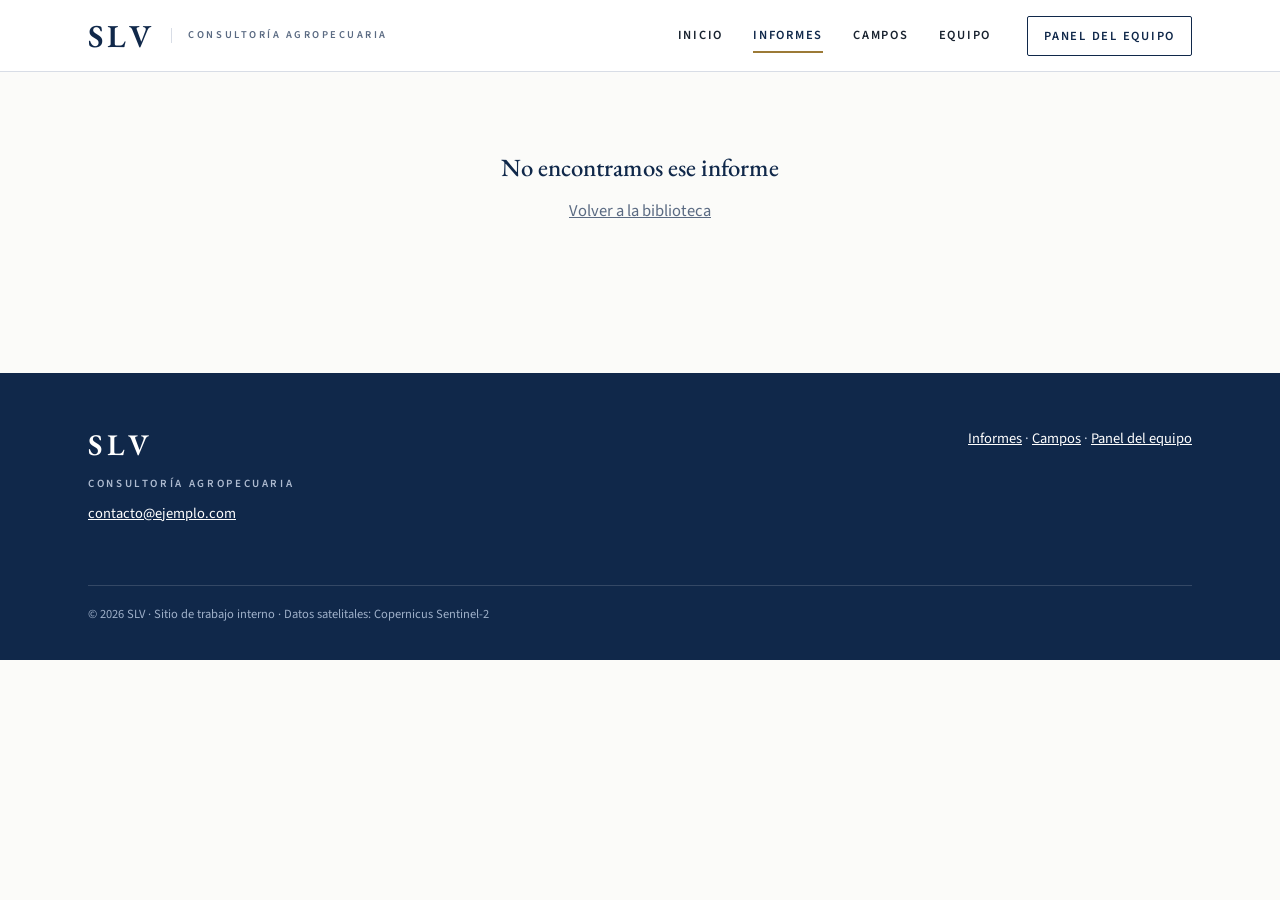
<file: informe.html>
<!doctype html>
<html lang="es">
<head>
  <meta charset="utf-8">
  <meta name="viewport" content="width=device-width, initial-scale=1">
  <meta name="robots" content="noindex, nofollow">
  <title>Informe</title>
  <link rel="icon" href="data:image/svg+xml,%3Csvg xmlns=%27http://www.w3.org/2000/svg%27 viewBox=%270 0 32 32%27%3E%3Crect width=%2732%27 height=%2732%27 fill=%27%2310284a%27/%3E%3Cg fill=%27none%27 stroke=%27%23c9a24d%27 stroke-width=%272%27 stroke-linecap=%27round%27%3E%3Cpath d=%27M6 12q10-5 20 0%27/%3E%3Cpath d=%27M6 18q10-5 20 0%27/%3E%3Cpath d=%27M6 24q10-5 20 0%27/%3E%3C/g%3E%3C/svg%3E">
  <link rel="preconnect" href="https://fonts.googleapis.com">
  <link rel="preconnect" href="https://fonts.gstatic.com" crossorigin>
  <link href="https://fonts.googleapis.com/css2?family=EB+Garamond:wght@400;500;600&family=Source+Sans+3:wght@400;500;600;700&display=swap" rel="stylesheet">
  <link rel="stylesheet" href="css/styles.css">
</head>
<body>
<header id="site-header"></header>
<main class="wrap detail" id="detail"><div class="empty">Cargando…</div></main>
<footer id="site-footer"></footer>
<script src="js/common.js"></script>
<script src="js/informe.js"></script>
</body>
</html>
</file>
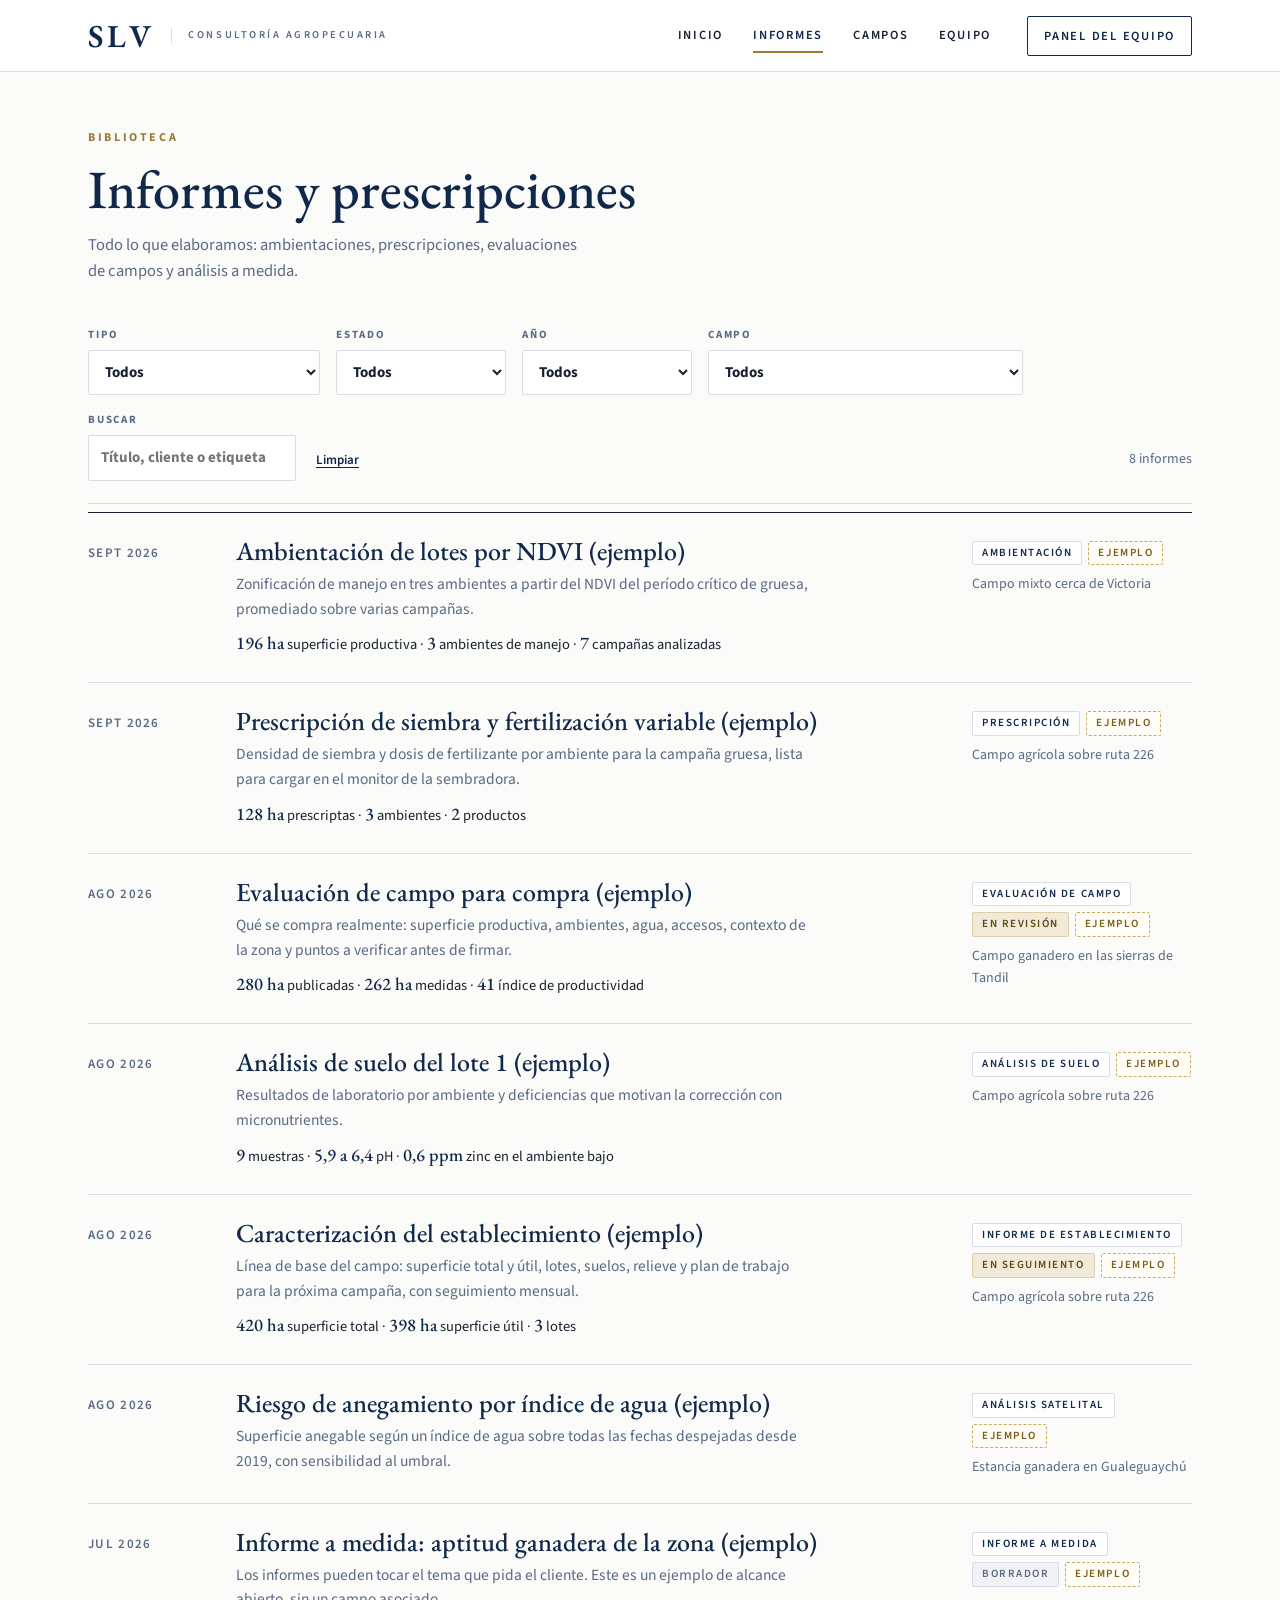
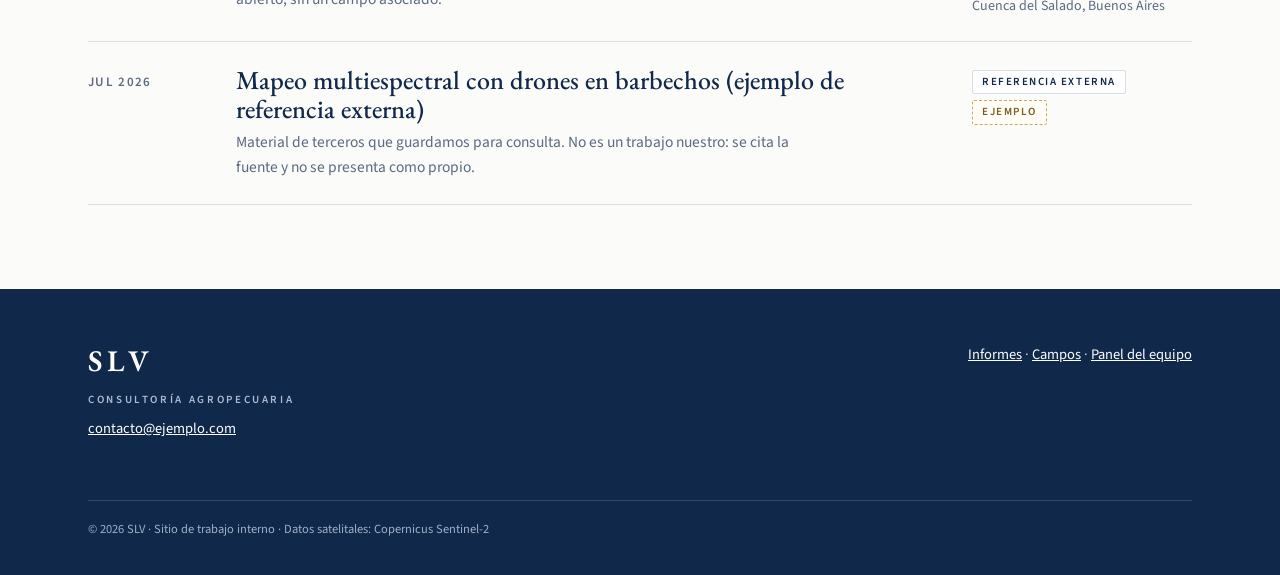
<file: informes.html>
<!doctype html>
<html lang="es">
<head>
  <meta charset="utf-8">
  <meta name="viewport" content="width=device-width, initial-scale=1">
  <meta name="robots" content="noindex, nofollow">
  <title>Informes</title>
  <link rel="icon" href="data:image/svg+xml,%3Csvg xmlns=%27http://www.w3.org/2000/svg%27 viewBox=%270 0 32 32%27%3E%3Crect width=%2732%27 height=%2732%27 fill=%27%2310284a%27/%3E%3Cg fill=%27none%27 stroke=%27%23c9a24d%27 stroke-width=%272%27 stroke-linecap=%27round%27%3E%3Cpath d=%27M6 12q10-5 20 0%27/%3E%3Cpath d=%27M6 18q10-5 20 0%27/%3E%3Cpath d=%27M6 24q10-5 20 0%27/%3E%3C/g%3E%3C/svg%3E">
  <link rel="preconnect" href="https://fonts.googleapis.com">
  <link rel="preconnect" href="https://fonts.gstatic.com" crossorigin>
  <link href="https://fonts.googleapis.com/css2?family=EB+Garamond:wght@400;500;600&family=Source+Sans+3:wght@400;500;600;700&display=swap" rel="stylesheet">
  <link rel="stylesheet" href="css/styles.css">
</head>
<body>
<header id="site-header"></header>
<main class="wrap">
  <div class="page-head">
    <div class="eyebrow">Biblioteca</div>
    <h1>Informes y prescripciones</h1>
    <p>Todo lo que elaboramos: ambientaciones, prescripciones, evaluaciones de campos y análisis a medida.</p>
  </div>
  <div class="filters">
    <label>Tipo <select id="f-tipo"><option value="">Todos</option></select></label>
    <label>Estado <select id="f-estado"><option value="">Todos</option></select></label>
    <label>Año <select id="f-anio"><option value="">Todos</option></select></label>
    <label>Campo <select id="f-campo"><option value="">Todos</option></select></label>
    <label>Buscar <input id="f-q" type="search" placeholder="Título, cliente o etiqueta"></label>
    <button class="btn-reset" id="f-reset" type="button">Limpiar</button>
    <span class="spacer"></span>
    <span class="count" id="count" aria-live="polite"></span>
  </div>
  <div class="rep-list" id="list" style="border-top:none;margin-bottom:84px"></div>
</main>
<footer id="site-footer"></footer>
<script src="js/common.js"></script>
<script src="js/informes.js"></script>
</body>
</html>
</file>
<file: css/styles.css>
:root{
  --ink:#18222f;
  --navy:#10284a;
  --navy-2:#1c3a68;
  --steel:#5a6a82;
  --line:#d8dde6;
  --bg:#fbfbf9;
  --bg-alt:#f0f2f6;
  --white:#fff;
  --brass:#9c7a36;
  --brass-soft:#f1ead9;
  --header-h:72px;
  --serif:'EB Garamond',Georgia,'Times New Roman',serif;
  --sans:'Source Sans 3',system-ui,sans-serif;
}
*{box-sizing:border-box}
html{scroll-behavior:smooth;scroll-padding-top:calc(var(--header-h) + 12px)}
body{margin:0;font-family:var(--sans);font-size:16.5px;line-height:1.6;color:var(--ink);background:var(--bg);-webkit-font-smoothing:antialiased}
img{max-width:100%;display:block}
a{color:inherit}
h1,h2,h3,h4{font-family:var(--serif);font-weight:500;line-height:1.12;margin:0;color:var(--navy)}
:focus-visible{outline:3px solid var(--brass);outline-offset:2px}
.wrap{max-width:1160px;margin:0 auto;padding:0 28px}

/* ---------- encabezado ---------- */
.site-header{position:sticky;top:0;z-index:1000;height:var(--header-h);background:var(--white);border-bottom:1px solid var(--line)}
.site-header .wrap{height:100%;display:flex;align-items:center;gap:36px}
.brand{display:flex;align-items:center;gap:16px;text-decoration:none;white-space:nowrap}
.brand b{font-family:var(--serif);font-size:32px;font-weight:600;letter-spacing:.14em;color:var(--navy);line-height:1}
.brand span{font-size:10.5px;letter-spacing:.24em;text-transform:uppercase;color:var(--steel);font-weight:600;padding-left:16px;border-left:1px solid var(--line);line-height:1.35}
.nav{display:flex;gap:30px;margin-left:auto}
.nav a{font-size:12.5px;letter-spacing:.14em;text-transform:uppercase;font-weight:600;text-decoration:none;padding:6px 0;border-bottom:2px solid transparent;color:var(--ink)}
.nav a:hover{color:var(--navy-2);border-color:var(--line)}
.nav a.on{border-color:var(--brass);color:var(--navy)}
.panel-link{font-size:12.5px;letter-spacing:.14em;text-transform:uppercase;font-weight:600;text-decoration:none;color:var(--navy);border:1px solid var(--navy);padding:9px 16px;border-radius:2px}
.panel-link:hover{background:var(--navy);color:#fff}
.menu-btn{display:none;width:44px;height:44px;border:1px solid var(--line);background:var(--white);border-radius:2px;place-items:center;cursor:pointer;margin-left:auto}
.menu-btn svg{width:22px;height:22px;stroke:var(--navy);fill:none;stroke-width:2;stroke-linecap:round}

/* ---------- botones y etiquetas ---------- */
.btn{display:inline-block;font:inherit;font-size:13.5px;font-weight:600;letter-spacing:.1em;text-transform:uppercase;text-decoration:none;padding:14px 26px;border-radius:2px;border:1px solid var(--navy);cursor:pointer;line-height:1.2}
.btn-primary{background:var(--navy);color:#fff}
.btn-primary:hover{background:var(--navy-2)}
.btn-ghost{background:transparent;color:var(--navy)}
.btn-ghost:hover{background:var(--navy);color:#fff}
.tag{display:inline-block;font-size:11px;letter-spacing:.14em;text-transform:uppercase;font-weight:600;color:var(--navy);border:1px solid var(--line);padding:3px 9px;border-radius:2px;background:var(--white);line-height:1.5}
.tag.est-venta{background:var(--navy);color:#fff;border-color:var(--navy)}
.tag.est-cartera{background:var(--brass-soft);border-color:#dccfa9;color:#5d4713}
.tag.est-reservado{background:var(--bg-alt);color:var(--steel)}
.tag.ej{border-style:dashed;border-color:#c8aa63;color:#7a5c1c;background:#fffdf6}
.eyebrow{font-size:12px;letter-spacing:.22em;text-transform:uppercase;color:var(--brass);font-weight:700;margin-bottom:12px}

/* ---------- portada ---------- */
.hero{position:relative;overflow:hidden;background:var(--bg)}
.hero .wrap{display:grid;grid-template-columns:1.15fr .85fr;gap:40px;align-items:center;min-height:min(560px,calc(100vh - var(--header-h)));padding-top:56px;padding-bottom:56px}
.hero h1{font-size:clamp(40px,5.4vw,68px);letter-spacing:-.01em;margin-bottom:22px}
.hero p.lead{font-size:19px;color:var(--steel);max-width:54ch;margin:0 0 32px}
.hero .actions{display:flex;gap:14px;flex-wrap:wrap}
.hero .rule{width:64px;height:2px;background:var(--brass);margin-bottom:26px}
.topo{width:100%;height:auto;max-height:480px;opacity:.9}
.topo path{vector-effect:non-scaling-stroke}

/* ---------- secciones ---------- */
.section{padding:84px 0;border-top:1px solid var(--line)}
.section.alt{background:var(--bg-alt)}
.section-head{display:flex;justify-content:space-between;align-items:end;gap:24px;flex-wrap:wrap;margin-bottom:40px}
.section-head h2{font-size:clamp(32px,3.6vw,46px)}
.section-head p{margin:12px 0 0;color:var(--steel);max-width:58ch}
.link-more{font-size:13px;letter-spacing:.12em;text-transform:uppercase;font-weight:600;color:var(--navy);text-decoration:none;border-bottom:1px solid var(--brass);padding-bottom:3px}
.areas{display:grid;grid-template-columns:repeat(4,1fr);gap:36px}
.area{border-top:2px solid var(--navy);padding-top:20px}
.area h3{font-size:25px;margin-bottom:10px}
.area p{margin:0;color:var(--steel);font-size:15.5px}
.team{display:grid;grid-template-columns:repeat(auto-fit,minmax(220px,1fr));gap:36px}
.member{border-top:1px solid var(--line);padding-top:18px}
.member .av{width:84px;height:84px;border-radius:50%;background:var(--bg-alt) center/cover;border:1px solid var(--line);display:grid;place-items:center;font-family:var(--serif);font-size:34px;color:var(--navy);margin-bottom:14px}
.member b{display:block;font-family:var(--serif);font-size:24px;font-weight:500;color:var(--navy)}
.member span{color:var(--steel);font-size:15px}

/* ---------- listado de informes ---------- */
.rep-list{border-top:1px solid var(--ink)}
.rep-row{display:grid;grid-template-columns:120px minmax(0,1fr) 220px;gap:28px;padding:24px 0;border-bottom:1px solid var(--line);text-decoration:none;align-items:start}
.rep-row:hover h3{text-decoration:underline;text-decoration-color:var(--brass);text-underline-offset:4px}
.rep-date{font-size:13px;letter-spacing:.1em;text-transform:uppercase;color:var(--steel);font-weight:600;font-variant-numeric:tabular-nums;padding-top:6px}
.rep-main h3{font-size:26px;margin-bottom:6px}
.rep-main p{margin:0;color:var(--steel);font-size:15.5px;max-width:72ch}
.rep-side{display:flex;flex-direction:column;gap:8px;align-items:flex-start;padding-top:4px}
.rep-side small{color:var(--steel);font-size:14px}
.empty{padding:48px 12px;text-align:center;color:var(--steel)}

/* ---------- filtros ---------- */
.filters{display:flex;gap:16px;align-items:end;flex-wrap:wrap;padding:18px 0 22px;border-bottom:1px solid var(--line);margin-bottom:8px}
.filters label{display:flex;flex-direction:column;gap:6px;font-size:11px;letter-spacing:.16em;text-transform:uppercase;color:var(--steel);font-weight:700}
.filters select,.filters input[type=search]{font:inherit;font-size:15px;letter-spacing:0;text-transform:none;color:var(--ink);padding:10px 12px;border:1px solid var(--line);border-radius:2px;background:var(--white);min-width:170px}
.filters .spacer{flex:1}
.filters .count{font-size:14px;color:var(--steel);padding-bottom:10px}
.btn-reset{font:inherit;font-size:13px;background:none;border:none;color:var(--navy);font-weight:600;cursor:pointer;padding:10px 4px;text-decoration:underline;text-underline-offset:3px}
.page-head{padding:56px 0 24px}
.page-head h1{font-size:clamp(36px,4.4vw,54px)}
.page-head p{color:var(--steel);max-width:62ch;margin:12px 0 0}

/* ---------- campos: mapa + listado ---------- */
.explorer-bar{background:var(--white);border-top:1px solid var(--line);border-bottom:1px solid var(--line)}
.explorer-bar .filters{border:none;margin:0}
.explorer{display:grid;grid-template-columns:minmax(340px,430px) 1fr;height:min(76vh,800px);min-height:560px;border-bottom:1px solid var(--line)}
.list-panel{overflow:auto;padding:20px;display:flex;flex-direction:column;gap:18px;background:var(--bg)}
.list-panel>*{flex-shrink:0}
.map-wrap{position:relative;background:#cfd6e0}
.map-wrap #map{position:absolute;inset:0}
.map-wrap.full{position:fixed;inset:0;z-index:2000}
.card{background:var(--white);border:1px solid var(--line);display:flex;flex-direction:column;transition:border-color .15s,box-shadow .15s}
.card:hover{border-color:#aab4c4}
.card.active{border-color:var(--brass);box-shadow:0 0 0 1px var(--brass)}
.card-img{position:relative;display:block;aspect-ratio:16/9;background:var(--bg-alt) center/cover no-repeat}
.badges{position:absolute;left:10px;top:10px;display:flex;gap:6px;flex-wrap:wrap}
.card-body{padding:16px 18px 18px;display:flex;flex-direction:column;gap:8px}
.card h3{font-size:23px}
.card h3 a{text-decoration:none}
.card h3 a:hover{text-decoration:underline;text-decoration-color:var(--brass);text-underline-offset:4px}
.loc{margin:0;color:var(--steel);font-size:14.5px}
.facts{list-style:none;padding:0;margin:0;display:flex;gap:16px;flex-wrap:wrap;font-size:14px;color:var(--ink);font-weight:600}
.facts li+li{border-left:1px solid var(--line);padding-left:16px}
.card-foot{display:flex;justify-content:space-between;align-items:end;gap:10px;margin-top:6px;padding-top:12px;border-top:1px solid var(--line)}
.price{font-family:var(--serif);font-size:23px;font-weight:600;color:var(--navy);line-height:1.1}
.price small{display:block;font-family:var(--sans);font-size:12.5px;color:var(--steel);font-weight:400;margin-top:3px}
.btn-map{font:inherit;font-size:12px;font-weight:700;letter-spacing:.12em;text-transform:uppercase;color:var(--navy);background:none;border:1px solid var(--navy);padding:8px 12px;border-radius:2px;cursor:pointer}
.btn-map:hover{background:var(--navy);color:#fff}
.mini-map{height:440px;border:1px solid var(--line);position:relative}

/* controles y pines del mapa */
.base-switch{display:flex;background:#fff;border-radius:2px;overflow:hidden;box-shadow:0 1px 5px rgba(0,0,0,.35)}
.base-switch button{font:inherit;font-size:13px;letter-spacing:.08em;text-transform:uppercase;font-weight:600;border:none;background:#fff;color:#667;padding:9px 16px;cursor:pointer}
.base-switch button.on{color:#fff;background:var(--navy)}
.fs-btn{width:36px;height:36px;display:grid;place-items:center;background:#fff;border:none;border-radius:2px;box-shadow:0 1px 5px rgba(0,0,0,.35);cursor:pointer}
.fs-btn svg{width:18px;height:18px;stroke:#333;fill:none;stroke-width:2;stroke-linecap:round;stroke-linejoin:round}
.pin{width:34px;height:44px;filter:drop-shadow(0 2px 3px rgba(0,0,0,.45));transition:transform .15s}
.pin:hover{transform:translateY(-3px) scale(1.06)}
.pin svg{width:34px;height:44px;display:block}
.cluster{width:44px;height:44px;border-radius:50%;border:3px solid #fff;background:var(--navy);color:#fff;font-weight:700;font-size:14px;display:grid;place-items:center;box-shadow:0 2px 8px rgba(0,0,0,.45)}
.leaflet-popup-content-wrapper{border-radius:2px;padding:0;overflow:hidden}
.leaflet-popup-content{margin:0;width:250px!important}
.popup img{width:100%;height:110px;object-fit:cover;background:var(--bg-alt)}
.popup .pb{padding:12px 14px 14px;display:flex;flex-direction:column;gap:3px;font-family:var(--sans)}
.popup strong{font-family:var(--serif);font-size:19px;font-weight:600;line-height:1.15;color:var(--navy)}
.popup span{font-size:13px;color:var(--steel)}
.popup a{margin-top:6px;font-size:12px;letter-spacing:.12em;text-transform:uppercase;font-weight:700;color:var(--navy)}

/* ---------- detalle (campo e informe) ---------- */
.detail{padding:34px 0 84px}
.crumbs{font-size:13px;letter-spacing:.1em;text-transform:uppercase;font-weight:600;color:var(--steel);margin-bottom:22px}
.crumbs a{color:var(--navy);text-decoration:none;border-bottom:1px solid var(--brass)}
.detail-head{display:flex;justify-content:space-between;align-items:end;gap:24px;flex-wrap:wrap;padding-bottom:26px;margin-bottom:34px;border-bottom:1px solid var(--ink)}
.detail-head h1{font-size:clamp(34px,4.4vw,56px)}
.detail-head .loc{font-size:17px;margin-top:10px}
.detail-head .badges{position:static;margin-bottom:14px}
.detail-price{text-align:right}
.detail-price .price{font-size:36px}
.detail-grid{display:grid;grid-template-columns:minmax(0,1.7fr) minmax(280px,1fr);gap:48px;align-items:start}
.gallery .main{aspect-ratio:16/10;background:var(--bg-alt) center/cover no-repeat;border:1px solid var(--line)}
.thumbs{display:flex;gap:10px;margin-top:10px;overflow-x:auto;padding-bottom:4px}
.thumbs button{flex:0 0 96px;height:66px;border:2px solid transparent;background:var(--bg-alt) center/cover;cursor:pointer;padding:0}
.thumbs button.on{border-color:var(--brass)}
.facts-grid{display:grid;grid-template-columns:repeat(2,1fr);gap:1px;background:var(--line);border:1px solid var(--line);margin-bottom:12px}
.fact{background:var(--white);padding:14px 18px}
.facts-grid .fact:last-child:nth-child(odd){grid-column:1/-1}
.fact span{display:block;font-size:11px;letter-spacing:.16em;text-transform:uppercase;color:var(--steel);font-weight:700}
.fact b{font-family:var(--serif);font-size:22px;font-weight:500;color:var(--navy)}
.desc h2{font-size:30px;margin:44px 0 14px;padding-bottom:10px;border-bottom:1px solid var(--line)}
.desc p{margin:0 0 16px;font-size:17px;max-width:70ch}
.desc ul.bul{margin:0 0 16px;padding-left:20px}
.desc ul.bul li{margin-bottom:6px}
.chips{display:flex;gap:8px;flex-wrap:wrap;list-style:none;padding:0;margin:0}
.chips li{border:1px solid var(--line);background:var(--white);padding:6px 14px;font-size:14.5px}
.lead-text{font-family:var(--serif);font-size:24px;line-height:1.35;color:var(--navy);margin:0 0 8px;max-width:60ch}
#detail-map{height:380px;border:1px solid var(--line);margin-top:12px}
.side{position:sticky;top:calc(var(--header-h) + 20px);display:flex;flex-direction:column;gap:20px}
.side .box{background:var(--white);border:1px solid var(--line);border-top:2px solid var(--navy);padding:22px}
.side .box h3{font-size:22px;margin-bottom:10px}
.side .box p{margin:0 0 14px;color:var(--steel);font-size:15px}
.side .btn{width:100%;text-align:center}
.side ul{list-style:none;margin:0;padding:0}
.side li{border-top:1px solid var(--line)}
.side li a{display:block;padding:11px 0;text-decoration:none;font-size:15px}
.side li a:hover{color:var(--navy-2);text-decoration:underline}
.side li small{display:block;color:var(--steel);font-size:13px}
.files{list-style:none;margin:0;padding:0;border-top:1px solid var(--ink)}
.files li{border-bottom:1px solid var(--line)}
.files a{display:flex;justify-content:space-between;gap:16px;padding:14px 4px;text-decoration:none;font-size:16px}
.files a:hover{background:var(--bg-alt)}
.files a span{color:var(--steel);font-size:12px;letter-spacing:.14em;text-transform:uppercase;font-weight:700}
.gal-grid{display:grid;grid-template-columns:repeat(auto-fill,minmax(220px,1fr));gap:12px}
.gal-grid img{width:100%;aspect-ratio:4/3;object-fit:cover;border:1px solid var(--line)}
.meta-line{display:flex;gap:10px 22px;flex-wrap:wrap;color:var(--steel);font-size:15px;margin-top:14px}
.meta-line b{color:var(--ink);font-weight:600}
.notice{background:#fffdf6;border:1px dashed #c8aa63;padding:12px 16px;font-size:14.5px;margin-bottom:22px}

/* ---------- informe satelital (ficha de campo) ---------- */
.sat{background:var(--white);border:1px solid var(--line);padding:26px;display:flex;flex-direction:column;gap:26px}
.sat-tiles{display:grid;grid-template-columns:repeat(3,1fr);gap:1px;background:var(--line);border:1px solid var(--line)}
.sat-tile{background:var(--bg);padding:16px 18px}
.sat-tile span{display:block;font-size:11px;letter-spacing:.16em;text-transform:uppercase;color:var(--steel);font-weight:700}
.sat-tile b{font-family:var(--serif);font-size:30px;font-weight:500;color:var(--navy);line-height:1.2}
.sat-tile small{display:block;font-size:13px;color:var(--steel)}
.sat h4{margin:0 0 12px;font-family:var(--sans);font-size:12px;letter-spacing:.16em;text-transform:uppercase;color:var(--steel);font-weight:700}
.amb-bar{display:flex;height:14px;background:var(--bg-alt)}
.amb-bar i{display:block;height:100%}
.amb-legend{display:flex;gap:20px;flex-wrap:wrap;margin-top:12px;font-size:14.5px}
.amb-legend span{display:inline-flex;align-items:center;gap:8px}
.amb-legend i{width:11px;height:11px;display:inline-block}
.sat-map{width:100%;max-height:440px;object-fit:contain;border:1px solid var(--line);background:#e6ebf2}
.sat-chart text{font-family:var(--sans);font-size:11px;fill:var(--steel)}
.sat-chart .val{fill:var(--ink);font-weight:600}
.sat-note{margin:0;font-size:13.5px;color:var(--steel);line-height:1.55}

/* ---------- cifras clave, tablas y ambientes en informes ---------- */
.rep-main p.rep-cifras{margin-top:8px;font-size:14.5px;color:var(--ink)}
.rep-main p.rep-cifras b{font-family:var(--serif);font-size:18px;font-weight:500;color:var(--navy)}
.cifras{display:grid;grid-template-columns:repeat(auto-fit,minmax(150px,1fr));gap:1px;background:var(--line);border:1px solid var(--line);margin:26px 0 8px}
.cifra{background:var(--white);padding:16px 18px}
.cifra b{display:block;font-family:var(--serif);font-size:30px;font-weight:500;color:var(--navy);line-height:1.15}
.cifra span{display:block;margin-top:4px;font-size:12px;letter-spacing:.12em;text-transform:uppercase;color:var(--steel);font-weight:700;line-height:1.35}
.desc .amb-bar{margin:6px 0 16px;height:16px}
.tbl-wrap{overflow-x:auto;margin:0 0 20px;-webkit-overflow-scrolling:touch}
.tbl{border-collapse:collapse;width:100%;font-size:15.5px;font-variant-numeric:tabular-nums}
.tbl th,.tbl td{text-align:left;padding:9px 14px;border-bottom:1px solid var(--line);vertical-align:top}
.tbl th{font-size:11px;letter-spacing:.14em;text-transform:uppercase;color:var(--steel);font-weight:700;border-bottom:1px solid var(--ink);white-space:nowrap}
.tbl .num{text-align:right;white-space:nowrap}
.tbl tfoot td{font-weight:700;border-top:1px solid var(--ink);border-bottom:none}
.tbl .sw{display:inline-block;width:11px;height:11px;margin-right:10px;vertical-align:-1px}

/* ---------- pie ---------- */
.site-footer{background:var(--navy);color:#d7deea;padding:48px 0 36px;margin-top:0}
.site-footer .wrap{display:flex;justify-content:space-between;gap:30px;flex-wrap:wrap;align-items:flex-start}
.site-footer b{font-family:var(--serif);font-size:30px;font-weight:600;letter-spacing:.14em;color:#fff;display:block}
.site-footer span.d{font-size:11px;letter-spacing:.24em;text-transform:uppercase;color:#aebbd0;font-weight:600}
.site-footer a{color:#fff}
.site-footer p{margin:6px 0 0;font-size:14.5px;max-width:48ch;color:#c5cfdf}
.site-footer .small{margin-top:30px;width:100%;font-size:12.5px;color:#9fb0c9;border-top:1px solid rgba(255,255,255,.15);padding-top:18px}

/* ---------- responsive ---------- */
@media(max-width:1100px){
  .site-header .wrap{gap:16px}
  .nav{display:none;position:absolute;top:var(--header-h);left:0;right:0;margin:0;padding:6px 28px 18px;flex-direction:column;gap:0;background:var(--white);border-bottom:1px solid var(--line);box-shadow:0 18px 30px -14px rgba(0,0,0,.25)}
  .nav.open{display:flex}
  .nav a{padding:15px 0;border-bottom:1px solid var(--line)}
  .menu-btn{display:grid}
  .panel-link{display:none}
  .areas{grid-template-columns:repeat(2,1fr)}
}
@media(max-width:900px){
  .hero .wrap{grid-template-columns:1fr;min-height:auto}
  .topo{max-height:300px;order:-1}
  .explorer{grid-template-columns:1fr;height:auto}
  .map-wrap{height:56vh;order:-1}
  .list-panel{overflow:visible}
  .detail-grid{grid-template-columns:1fr;gap:34px}
  .side{position:static}
  .rep-row{grid-template-columns:1fr;gap:10px}
  .rep-date{padding-top:0}
}
@media(max-width:560px){
  .wrap{padding:0 18px}
  .brand span{display:none}
  .brand b{font-size:28px}
  .areas{grid-template-columns:1fr}
  .section{padding:56px 0}
  .sat-tiles{grid-template-columns:1fr}
  .filters select,.filters input[type=search]{min-width:140px}
  .nav{padding:6px 18px 18px}
}
@media (prefers-reduced-motion:reduce){*{scroll-behavior:auto!important;transition:none!important}}
</file>
